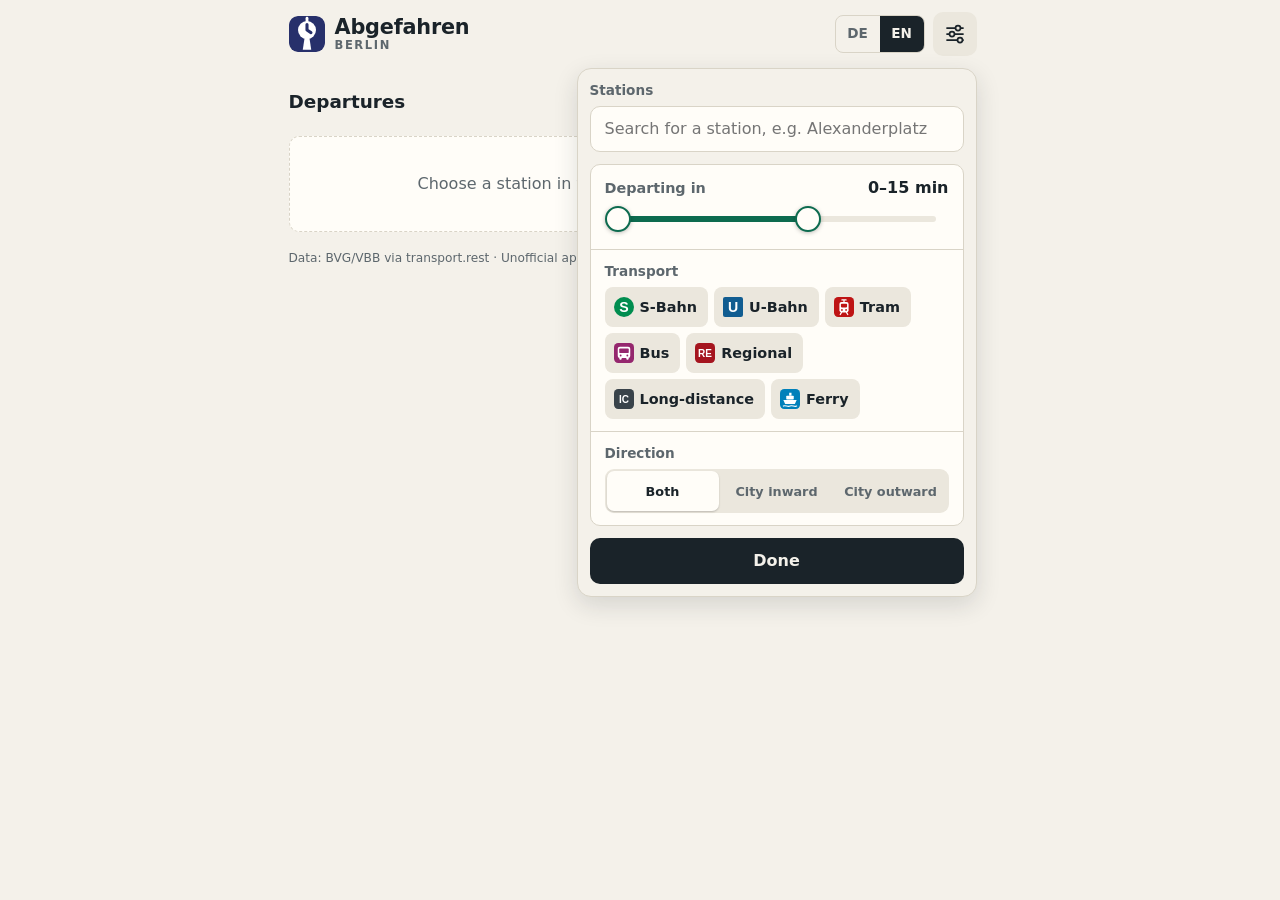
<file: docs/index.html>
<!doctype html>
<html lang="de">
<head>
  <meta charset="utf-8">
  <meta name="viewport" content="width=device-width, initial-scale=1, viewport-fit=cover">
  <title>Abgefahren · Berlin</title>
  <meta name="description" content="Live departures for your Berlin stations.">
  <meta name="theme-color" content="#f4f1ea" media="(prefers-color-scheme: light)">
  <meta name="theme-color" content="#11181d" media="(prefers-color-scheme: dark)">
  <meta name="mobile-web-app-capable" content="yes">
  <meta name="apple-mobile-web-app-capable" content="yes">
  <meta name="apple-mobile-web-app-title" content="Abgefahren">
  <link rel="manifest" href="manifest.webmanifest">
  <link rel="icon" type="image/svg+xml" href="icons/favicon.svg">
  <link rel="icon" type="image/png" sizes="32x32" href="icons/favicon-32.png">
  <link rel="apple-touch-icon" href="icons/apple-touch-icon.png">
  <link rel="stylesheet" href="styles.css">
</head>
<body>
  <div id="pullIndicator" class="pull" aria-hidden="true"></div>
  <header class="topbar">
    <h1 class="brand"><img class="brand-icon" src="icons/favicon.svg" alt="" width="36" height="36"><span class="brand-text"><span class="brand-name">Abgefahren</span> <span class="brand-sub">Berlin</span></span></h1>
    <div class="topbar-actions">
      <div class="lang" role="group" data-i18n-aria="language">
        <button type="button" data-lang="de">DE</button>
        <button type="button" data-lang="en">EN</button>
      </div>
      <button id="settingsToggle" type="button" class="icon-button" aria-controls="settings"
              aria-expanded="false" data-i18n-aria="settings">
        <svg viewBox="0 0 24 24" width="24" height="24" fill="none" stroke="currentColor" stroke-width="1.75" stroke-linecap="round" aria-hidden="true">
          <path d="M4 6h8M18 6h2M4 12h2M12 12h8M4 18h10M20 18h.01"/>
          <circle cx="15" cy="6" r="2.5"/>
          <circle cx="9" cy="12" r="2.5"/>
          <circle cx="17" cy="18" r="2.5"/>
        </svg>
      </button>
    </div>
  </header>

  <main class="layout">
    <aside id="settings" class="controls" hidden>
      <section class="stations">
        <label class="label" for="search" data-i18n="stations"></label>
        <div class="search">
          <input id="search" type="search" autocomplete="off" spellcheck="false"
                 role="combobox" aria-expanded="false" aria-controls="results"
                 data-i18n-placeholder="searchPlaceholder">
          <ul id="results" class="results" hidden></ul>
        </div>
        <ul id="chips" class="chips"></ul>
        <span id="favoritesLabel" class="label label-spaced" data-i18n="favorites" hidden></span>
        <ul id="favorites" class="chips"></ul>
        <span id="walkLabel" class="label label-spaced" data-i18n="walkTime" hidden></span>
        <ul id="walkTimes" class="walk-list"></ul>
      </section>

      <section id="map" class="map" hidden></section>

      <div class="filters">
        <div class="filter-group">
          <div class="slider" role="group" aria-labelledby="timeRangeLabel">
            <span class="label" id="timeRangeLabel" data-i18n="timeRange"></span>
            <output id="timeRangeOut" for="minTime maxTime"></output>
            <div class="range" id="timeRange">
              <div class="range-track"><div class="range-fill"></div></div>
              <input id="minTime" type="range" min="0" max="25" step="1" data-i18n-aria="minTime">
              <input id="maxTime" type="range" min="0" max="25" step="5" data-i18n-aria="maxTime">
            </div>
          </div>
        </div>

        <div class="filter-group">
          <span class="label" id="modesLabel" data-i18n="transport"></span>
          <div id="modes" class="modes" role="group" aria-labelledby="modesLabel"></div>
        </div>

        <div class="filter-group">
          <span class="label" id="dirLabel" data-i18n="direction"></span>
          <div id="directions" class="segments" role="group" aria-labelledby="dirLabel"></div>
          <span class="label label-spaced" id="centreLabel" data-i18n="reference"></span>
          <div id="centres" class="segments" role="group" aria-labelledby="centreLabel"></div>
        </div>
      </div>

      <button id="settingsDone" type="button" class="done" data-i18n="done"></button>
    </aside>

    <section class="board" aria-labelledby="boardTitle">
      <div class="toolbar">
        <div class="status">
          <h2 id="boardTitle"></h2>
          <p id="status"></p>
        </div>
        <button id="refresh" type="button" class="refresh">
          <svg viewBox="0 0 24 24" width="24" height="24" fill="none" stroke="currentColor" stroke-width="1.75" stroke-linecap="round" stroke-linejoin="round" aria-hidden="true">
            <path d="M3.5 12a8.5 8.5 0 0 1 14.5-6l2.5 2.5"/>
            <path d="M20.5 3.5v5h-5"/>
            <path d="M20.5 12a8.5 8.5 0 0 1-14.5 6l-2.5-2.5"/>
            <path d="M3.5 20.5v-5h5"/>
            <g class="refresh-strike">
              <path class="refresh-strike-gap" d="M4 4l16 16"/>
              <path d="M4 4l16 16"/>
            </g>
          </svg>
        </button>
      </div>
      <p id="notice" class="notice" role="status" hidden></p>
      <ol id="departures" class="departures" role="listbox" data-i18n-aria="departures"></ol>
      <p id="empty" class="empty" hidden></p>
      <section id="gone" class="gone" hidden>
        <h3 id="goneLabel" class="label" data-i18n="goneTitle"></h3>
        <ol id="goneList" class="departures" role="listbox" aria-labelledby="goneLabel"></ol>
      </section>
    </section>
  </main>

  <footer class="footer">
    <span data-i18n="credit"></span>
  </footer>

  <script type="module" src="js/app.js"></script>
</body>
</html>
</file>
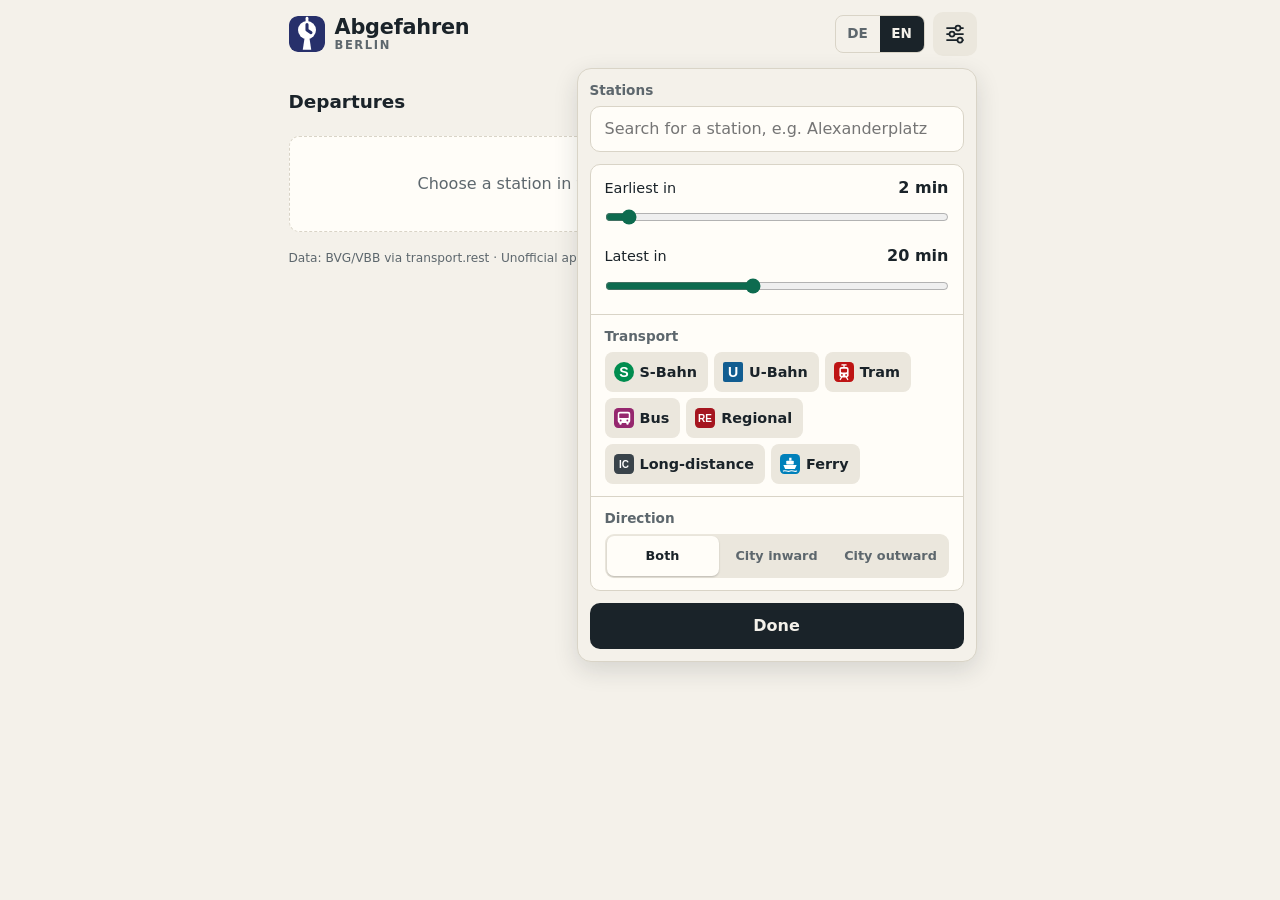
<file: public/index.html>
<!doctype html>
<html lang="de">
<head>
  <meta charset="utf-8">
  <meta name="viewport" content="width=device-width, initial-scale=1, viewport-fit=cover">
  <title>Abgefahren · Berlin</title>
  <meta name="description" content="Live departures for your Berlin stations.">
  <meta name="theme-color" content="#f4f1ea" media="(prefers-color-scheme: light)">
  <meta name="theme-color" content="#11181d" media="(prefers-color-scheme: dark)">
  <meta name="mobile-web-app-capable" content="yes">
  <meta name="apple-mobile-web-app-capable" content="yes">
  <meta name="apple-mobile-web-app-title" content="Abgefahren">
  <link rel="manifest" href="manifest.webmanifest">
  <link rel="icon" type="image/svg+xml" href="icons/favicon.svg">
  <link rel="icon" type="image/png" sizes="32x32" href="icons/favicon-32.png">
  <link rel="apple-touch-icon" href="icons/apple-touch-icon.png">
  <link rel="stylesheet" href="styles.css">
</head>
<body>
  <header class="topbar">
    <h1 class="brand"><img class="brand-icon" src="icons/favicon.svg" alt="" width="36" height="36"><span class="brand-text"><span class="brand-name">Abgefahren</span> <span class="brand-sub">Berlin</span></span></h1>
    <div class="topbar-actions">
      <div class="lang" role="group" data-i18n-aria="language">
        <button type="button" data-lang="de">DE</button>
        <button type="button" data-lang="en">EN</button>
      </div>
      <button id="settingsToggle" type="button" class="icon-button" aria-controls="settings"
              aria-expanded="false" data-i18n-aria="settings">
        <svg viewBox="0 0 24 24" width="24" height="24" fill="none" stroke="currentColor" stroke-width="1.75" stroke-linecap="round" aria-hidden="true">
          <path d="M4 6h8M18 6h2M4 12h2M12 12h8M4 18h10M20 18h.01"/>
          <circle cx="15" cy="6" r="2.5"/>
          <circle cx="9" cy="12" r="2.5"/>
          <circle cx="17" cy="18" r="2.5"/>
        </svg>
      </button>
    </div>
  </header>

  <main class="layout">
    <aside id="settings" class="controls" hidden>
      <section class="stations">
        <label class="label" for="search" data-i18n="stations"></label>
        <div class="search">
          <input id="search" type="search" autocomplete="off" spellcheck="false"
                 role="combobox" aria-expanded="false" aria-controls="results"
                 data-i18n-placeholder="searchPlaceholder">
          <ul id="results" class="results" hidden></ul>
        </div>
        <ul id="chips" class="chips"></ul>
        <span id="favoritesLabel" class="label label-spaced" data-i18n="favorites" hidden></span>
        <ul id="favorites" class="chips"></ul>
        <span id="walkLabel" class="label label-spaced" data-i18n="walkTime" hidden></span>
        <ul id="walkTimes" class="walk-list"></ul>
      </section>

      <section id="map" class="map" hidden></section>

      <div class="filters">
        <div class="filter-group">
          <div class="slider">
            <label for="minTime" data-i18n="minTime"></label>
            <output id="minTimeOut" for="minTime"></output>
            <input id="minTime" type="range" min="0" max="39" step="1">
          </div>
          <div class="slider">
            <label for="maxTime" data-i18n="maxTime"></label>
            <output id="maxTimeOut" for="maxTime"></output>
            <input id="maxTime" type="range" min="5" max="40" step="5">
          </div>
        </div>

        <div class="filter-group">
          <span class="label" id="modesLabel" data-i18n="transport"></span>
          <div id="modes" class="modes" role="group" aria-labelledby="modesLabel"></div>
        </div>

        <div class="filter-group">
          <span class="label" id="dirLabel" data-i18n="direction"></span>
          <div id="directions" class="segments" role="group" aria-labelledby="dirLabel"></div>
          <span class="label label-spaced" id="centreLabel" data-i18n="reference"></span>
          <div id="centres" class="segments" role="group" aria-labelledby="centreLabel"></div>
        </div>
      </div>

      <button id="settingsDone" type="button" class="done" data-i18n="done"></button>
    </aside>

    <section class="board" aria-labelledby="boardTitle">
      <div class="toolbar">
        <div class="status">
          <h2 id="boardTitle"></h2>
          <p id="status"></p>
        </div>
        <button id="refresh" type="button" class="refresh">
          <svg viewBox="0 0 24 24" width="24" height="24" fill="none" stroke="currentColor" stroke-width="1.75" stroke-linecap="round" stroke-linejoin="round" aria-hidden="true">
            <path d="M3.5 12a8.5 8.5 0 0 1 14.5-6l2.5 2.5"/>
            <path d="M20.5 3.5v5h-5"/>
            <path d="M20.5 12a8.5 8.5 0 0 1-14.5 6l-2.5-2.5"/>
            <path d="M3.5 20.5v-5h5"/>
            <g class="refresh-strike">
              <path class="refresh-strike-gap" d="M4 4l16 16"/>
              <path d="M4 4l16 16"/>
            </g>
          </svg>
        </button>
      </div>
      <p id="notice" class="notice" role="status" hidden></p>
      <ol id="departures" class="departures"></ol>
      <p id="empty" class="empty" hidden></p>
    </section>
  </main>

  <footer class="footer">
    <span data-i18n="credit"></span>
  </footer>

  <script type="module" src="js/app.js"></script>
</body>
</html>
</file>
<file: docs/styles.css>
:root {
  color-scheme: light dark;
  --bg: #f4f1ea;
  --surface: #fffdf8;
  --surface-2: #ebe7dd;
  --text: #1a2329;
  --muted: #5d676d;
  --line: #d9d4c7;
  --accent: #0d6b4f;
  --accent-text: #ffffff;
  --warn: #b3401a;
  --warn-bg: #f9e6dc;
  --ok: #0d6b4f;
  --pin: #c9281e;
  --star: #b7791f;
  --flash: #cdeedd;
  --selected: #e2f1e9;
  --reach-ok: #1f8a4c;
  --reach-soon: #e8b400;
  --reach-now: #f07d1a;
  --reach-late: #d33a2c;
  --shadow: 0 8px 24px rgb(26 35 41 / 0.14);
}

@media (prefers-color-scheme: dark) {
  :root {
    --bg: #11181d;
    --surface: #1a2329;
    --surface-2: #26323a;
    --text: #edf0ee;
    --muted: #a2adb2;
    --line: #2f3c44;
    --accent: #4cc79c;
    --accent-text: #08261c;
    --warn: #ff9d78;
    --warn-bg: #3b231a;
    --ok: #6fd6b1;
    --star: #ffc83d;
    --flash: #23584a;
    --selected: #1d3a31;
    --shadow: 0 8px 24px rgb(0 0 0 / 0.45);
  }
}

* { box-sizing: border-box; }
[hidden] { display: none !important; }

/* The reserved scrollbar space keeps the layout still when the page height changes. */
html { -webkit-text-size-adjust: 100%; scrollbar-gutter: stable; }

body {
  margin: 0;
  background: var(--bg);
  color: var(--text);
  font: 16px/1.4 system-ui, -apple-system, "Segoe UI", Roboto, "Helvetica Neue", sans-serif;
  padding-bottom: env(safe-area-inset-bottom);
}

button, input { font: inherit; color: inherit; }
button { cursor: pointer; }
button:disabled { cursor: default; }
:focus-visible { outline: 2px solid var(--accent); outline-offset: 2px; }
h1, h2, p, ul, ol { margin: 0; padding: 0; }
ul, ol { list-style: none; }

/* ---------- Top bar ---------- */

.topbar {
  display: flex;
  align-items: center;
  justify-content: space-between;
  max-width: 720px;
  margin: 0 auto;
  padding: calc(12px + var(--top-extra) + env(safe-area-inset-top)) 16px 12px;
}

/* As an installed app there is no browser bar above the page, so the top gets a
   little more room below the clock and status icons. */
:root { --top-extra: 0px; }
@media (display-mode: standalone) {
  :root { --top-extra: 14px; }
}

/* Covers the strip behind the status bar, so scrolled content doesn't show
   through under the clock. Its height is 0 where there is no such strip. */
body::before {
  content: "";
  position: fixed;
  z-index: 35;
  top: 0;
  right: 0;
  left: 0;
  height: env(safe-area-inset-top);
  background: var(--bg);
}
.brand {
  display: flex;
  align-items: center;
  gap: 10px;
  margin: 0;
}
.brand-icon {
  flex: none;
  width: 36px;
  height: 36px;
  border-radius: 9px;
}
.brand-text { display: flex; flex-direction: column; line-height: 1.05; }
.brand-name { font-size: 1.3rem; font-weight: 750; letter-spacing: -0.01em; }
.brand-sub {
  font-size: 0.72rem;
  font-weight: 600;
  letter-spacing: 0.14em;
  text-transform: uppercase;
  color: var(--muted);
}

.topbar-actions { display: flex; align-items: center; gap: 8px; }
.lang { display: flex; border: 1px solid var(--line); border-radius: 8px; overflow: hidden; }
.lang button {
  min-width: 44px;
  min-height: 36px;
  border: 0;
  background: transparent;
  font-size: 0.85rem;
  font-weight: 600;
  color: var(--muted);
}
.lang button[aria-pressed="true"] { background: var(--text); color: var(--bg); }

.icon-button {
  display: grid;
  place-items: center;
  width: 44px;
  height: 44px;
  background: transparent;
  border: 0;
  border-radius: 10px;
  color: var(--muted);
}
.icon-button[aria-expanded="true"] { background: var(--surface-2); color: var(--text); }

/* ---------- Layout ---------- */

.layout {
  position: relative;
  max-width: 720px;
  margin: 0 auto;
  padding: 0 16px;
}
.board { min-width: 0; }

/* The settings lie over the departures, so nothing moves when they open. */
.controls {
  position: absolute;
  z-index: 30;
  top: 0;
  right: 16px;
  left: 16px;
  display: flex;
  flex-direction: column;
  gap: 12px;
  padding: 12px;
  background: var(--bg);
  border: 1px solid var(--line);
  border-radius: 14px;
  box-shadow: var(--shadow);
}
@media (min-width: 600px) {
  .controls { left: auto; width: 400px; }
}

.done {
  min-height: 46px;
  background: var(--text);
  border: 0;
  border-radius: 10px;
  color: var(--bg);
  font-weight: 650;
}

.label { display: block; margin-bottom: 6px; font-size: 0.85rem; font-weight: 600; color: var(--muted); }
.label-spaced { margin-top: 12px; }

/* ---------- Search and chips ---------- */

.search { position: relative; }
#search {
  width: 100%;
  min-height: 46px;
  padding: 0 14px;
  background: var(--surface);
  border: 1px solid var(--line);
  border-radius: 10px;
}
.results {
  position: absolute;
  z-index: 20;
  top: calc(100% + 4px);
  left: 0;
  right: 0;
  max-height: 340px;
  overflow-y: auto;
  background: var(--surface);
  border: 1px solid var(--line);
  border-radius: 10px;
  box-shadow: var(--shadow);
}
.result {
  display: flex;
  align-items: center;
  justify-content: space-between;
  gap: 12px;
  width: 100%;
  min-height: 46px;
  padding: 8px 12px;
  border: 0;
  background: transparent;
  text-align: left;
}
.result:hover, .result:focus-visible { background: var(--surface-2); outline-offset: -2px; }
.result-modes { display: flex; flex-shrink: 0; gap: 3px; }
.result-message { padding: 12px; color: var(--muted); }

.chips { display: flex; flex-wrap: wrap; gap: 6px; margin-top: 8px; }
.chips:empty { display: none; }
.chip-favorite { background: transparent; box-shadow: inset 0 0 0 1px var(--line); }
#favorites { margin-top: 0; }
.chip-star {
  display: grid;
  flex-shrink: 0;
  place-items: center;
  width: 36px;
  height: 36px;
  padding: 0;
  background: transparent;
  border: 0;
  color: var(--muted);
}
.star-icon { display: inline-flex; }
.star-icon svg { fill: none; }
.chip-star[aria-pressed="true"] { color: var(--star); }
.chip-star[aria-pressed="true"] svg { fill: currentColor; }
.chip-show {
  min-width: 0;
  min-height: 36px;
  padding: 0 12px 0 0;
  overflow: hidden;
  background: transparent;
  border: 0;
  font-weight: 550;
  text-align: left;
  white-space: nowrap;
  text-overflow: ellipsis;
}
.chip {
  display: flex;
  align-items: center;
  max-width: 100%;
  background: var(--surface-2);
  border-radius: 8px;
  font-size: 0.92rem;
  font-weight: 550;
}
.chip-name { overflow: hidden; white-space: nowrap; text-overflow: ellipsis; }
.chip-remove {
  flex-shrink: 0;
  width: 36px;
  height: 36px;
  border: 0;
  background: transparent;
  color: var(--muted);
  font-size: 1.15rem;
  line-height: 1;
}
.chip-remove:hover { color: var(--text); }

/* ---------- Minimap ---------- */

.map {
  position: relative;
  height: 160px;
  overflow: hidden;
  background: var(--surface-2);
  border: 1px solid var(--line);
  border-radius: 10px;
  isolation: isolate;
}

.map-tiles img {
  position: absolute;
  top: 0;
  left: 0;
  width: 256px;
  height: 256px;
  user-select: none;
}
/* OpenStreetMap only offers light tiles. Inverting them and rotating the hues
   back gives a dark map on which water stays blue and parks stay green. */
@media (prefers-color-scheme: dark) {
  .map-tiles { filter: invert(1) hue-rotate(180deg) brightness(0.95) contrast(0.9); }
}

.map-markers { position: absolute; inset: 0; pointer-events: none; }
.map-marker { position: absolute; top: 0; left: 0; width: 0; height: 0; }
.map-pin {
  position: absolute;
  left: -7px;
  top: -7px;
  width: 14px;
  height: 14px;
  background: var(--pin);
  border: 2.5px solid #fff;
  border-radius: 50%;
  box-shadow: 0 1px 4px rgb(0 0 0 / 0.5);
}
.map-label {
  position: absolute;
  left: 12px;
  top: -11px;
  max-width: 150px;
  padding: 1px 6px;
  overflow: hidden;
  background: rgb(255 255 255 / 0.92);
  border-radius: 4px;
  color: #1a2329;
  font-size: 0.74rem;
  font-weight: 650;
  white-space: nowrap;
  text-overflow: ellipsis;
}
.map-controls { position: absolute; top: 6px; right: 6px; display: flex; flex-direction: column; gap: 4px; }
.map-zoom, .map-open {
  display: grid;
  place-items: center;
  width: 32px;
  height: 32px;
  background: rgb(255 255 255 / 0.94);
  border: 1px solid rgb(0 0 0 / 0.2);
  border-radius: 6px;
  color: #1a2329;
  font-size: 1.05rem;
  font-weight: 600;
  text-decoration: none;
}
.map-zoom:disabled { color: #9aa2a6; }
.map-credit {
  position: absolute;
  right: 0;
  bottom: 0;
  padding: 1px 5px;
  background: rgb(255 255 255 / 0.85);
  color: #1a2329;
  font-size: 0.68rem;
}
@media (prefers-color-scheme: dark) {
  .map-label, .map-zoom, .map-open, .map-credit {
    background: rgb(26 35 41 / 0.92);
    border-color: rgb(255 255 255 / 0.18);
    color: #edf0ee;
  }
  .map-zoom:disabled { color: #66727a; }
}

/* ---------- Filters ---------- */

.filters { background: var(--surface); border: 1px solid var(--line); border-radius: 10px; }
.filter-group { padding: 12px 14px; }
.filter-group + .filter-group { border-top: 1px solid var(--line); }

.slider {
  display: grid;
  grid-template-columns: 1fr auto;
  align-items: baseline;
  gap: 2px 8px;
}
.slider .label { margin: 0; font-size: 0.9rem; }
.slider output { font-weight: 700; font-variant-numeric: tabular-nums; }

/* One track with two handles: two range inputs on top of each other. Only the
   handles take touches, so each one can be grabbed through the other input. */
.range {
  --thumb: 26px;
  position: relative;
  grid-column: 1 / -1;
  height: 36px;
}
.range-track {
  position: absolute;
  top: 50%;
  right: calc(var(--thumb) / 2);
  left: calc(var(--thumb) / 2);
  height: 6px;
  background: var(--surface-2);
  border-radius: 3px;
  transform: translateY(-50%);
}
.range-fill {
  position: absolute;
  top: 0;
  bottom: 0;
  left: calc(var(--from) * 100%);
  width: calc((var(--to) - var(--from)) * 100%);
  background: var(--accent);
  border-radius: 3px;
}
.range input {
  position: absolute;
  inset: 0;
  width: 100%;
  height: 100%;
  margin: 0;
  background: transparent;
  pointer-events: none;
  -webkit-appearance: none;
  appearance: none;
}
.range input:focus-visible { outline: none; }
.range input.is-front { z-index: 1; }
.range input::-webkit-slider-runnable-track { height: 100%; background: transparent; border: 0; }
.range input::-moz-range-track { height: 100%; background: transparent; border: 0; }
.range input::-webkit-slider-thumb {
  width: var(--thumb);
  height: var(--thumb);
  margin-top: calc((36px - var(--thumb)) / 2);
  background: var(--surface);
  border: 2px solid var(--accent);
  border-radius: 50%;
  box-shadow: 0 1px 4px rgb(0 0 0 / 0.25);
  cursor: grab;
  pointer-events: auto;
  -webkit-appearance: none;
  appearance: none;
}
.range input::-moz-range-thumb {
  width: var(--thumb);
  height: var(--thumb);
  box-sizing: border-box;
  background: var(--surface);
  border: 2px solid var(--accent);
  border-radius: 50%;
  box-shadow: 0 1px 4px rgb(0 0 0 / 0.25);
  cursor: grab;
  pointer-events: auto;
}
.range input:focus-visible::-webkit-slider-thumb { outline: 2px solid var(--accent); outline-offset: 2px; }
.range input:focus-visible::-moz-range-thumb { outline: 2px solid var(--accent); outline-offset: 2px; }

.modes { display: flex; flex-wrap: wrap; gap: 6px; }
.mode-icon { display: inline-flex; flex-shrink: 0; }
.mode {
  display: inline-flex;
  align-items: center;
  gap: 6px;
  min-height: 40px;
  padding: 0 10px 0 8px;
  background: transparent;
  border: 1.5px solid var(--line);
  border-radius: 8px;
  color: var(--muted);
  font-size: 0.9rem;
  font-weight: 600;
}
.mode .mode-icon { filter: grayscale(1); opacity: 0.45; }
.mode[aria-pressed="true"] { background: var(--surface-2); border-color: transparent; color: var(--text); }
.mode[aria-pressed="true"] .mode-icon { filter: none; opacity: 1; }

.segments { display: grid; grid-auto-flow: column; grid-auto-columns: minmax(0, 1fr); gap: 2px; padding: 2px; background: var(--surface-2); border-radius: 9px; }
.segment {
  min-height: 40px;
  padding: 2px;
  background: transparent;
  border: 0;
  border-radius: 7px;
  color: var(--muted);
  font-size: clamp(0.72rem, 3.3vw, 0.86rem);
  font-weight: 600;
}
@media (min-width: 600px) { .segment { font-size: 0.8rem; } }
.segment-icon { display: flex; flex-direction: column; align-items: center; justify-content: center; gap: 2px; min-height: 58px; }
.segment[aria-pressed="true"] { background: var(--surface); color: var(--text); box-shadow: 0 1px 2px rgb(0 0 0 / 0.2); }

/* ---------- Board ---------- */

.toolbar {
  position: sticky;
  z-index: 10;
  top: env(safe-area-inset-top);
  display: flex;
  align-items: center;
  justify-content: space-between;
  gap: 12px;
  padding: 10px 0;
  background: var(--bg);
}
.status { min-width: 0; }
.status h2 { overflow: hidden; font-size: 1.15rem; font-weight: 700; white-space: nowrap; text-overflow: ellipsis; }
#status { color: var(--muted); font-size: 0.8rem; font-variant-numeric: tabular-nums; }

.refresh {
  display: grid;
  flex-shrink: 0;
  place-items: center;
  width: 48px;
  height: 48px;
  padding: 0;
  background: transparent;
  border: 0;
  border-radius: 10px;
  color: var(--accent);
}
.refresh-strike { display: none; }
.refresh-strike-gap { stroke: var(--bg); stroke-width: 4.5; }
.refresh.is-waiting { color: var(--muted); }
.refresh.is-waiting .refresh-strike { display: inline; }
.refresh:disabled { color: var(--muted); opacity: 0.55; }
.refresh.is-loading svg { animation: spin 1s linear infinite; }
@keyframes spin { to { transform: rotate(360deg); } }
@media (prefers-reduced-motion: reduce) { .refresh.is-loading svg { animation: none; } }

/* ---------- Pull to refresh ---------- */

/* Keeps the browser's own pull-to-reload from reloading the whole page. */
html { overscroll-behavior-y: contain; }

.pull {
  position: fixed;
  top: calc(env(safe-area-inset-top) + var(--top-extra));
  left: 50%;
  z-index: 40;
  display: grid;
  place-items: center;
  width: 44px;
  height: 44px;
  background: var(--surface);
  border: 1px solid var(--line);
  border-radius: 50%;
  box-shadow: var(--shadow);
  color: var(--muted);
  opacity: 0;
  pointer-events: none;
  transform: translate(-50%, -64px);
  transition: transform 0.3s ease, opacity 0.3s ease;
}
.pull svg { transform: rotate(var(--turn, 0deg)); }
.pull .refresh-strike { display: none; }
.pull .refresh-strike-gap { stroke: var(--surface); }
.pull.is-ready, .pull.is-loading { color: var(--accent); }
.pull.is-blocked { color: var(--muted); }
.pull.is-blocked svg { transform: none; }
.pull.is-blocked .refresh-strike { display: inline; }
.pull.is-loading svg { animation: spin 1s linear infinite; }
.pull.is-shaking svg { animation: shake 0.5s ease; }
@keyframes shake {
  20% { transform: translateX(-5px); }
  40% { transform: translateX(5px); }
  60% { transform: translateX(-3px); }
  80% { transform: translateX(3px); }
}
@media (prefers-reduced-motion: reduce) {
  .pull { transition: opacity 0.2s; }
  .pull.is-loading svg, .pull.is-shaking svg { animation: none; }
}

.notice {
  margin-bottom: 10px;
  padding: 10px 12px;
  background: var(--warn-bg);
  border-radius: 8px;
  color: var(--warn);
  font-size: 0.9rem;
}

.departures { position: relative; background: var(--surface); border: 1px solid var(--line); border-radius: 10px; overflow: hidden; }
.departures:empty { display: none; }
.departure.is-leaving { position: absolute; z-index: 0; right: 0; left: 0; pointer-events: none; }
.departure {
  position: relative;
  z-index: 1;
  background: var(--surface);
  display: grid;
  grid-template-columns: 82px minmax(0, 1fr) auto;
  align-items: center;
  gap: 10px;
  padding: 10px 12px;
}
.departure + .departure, .more-rows { border-top: 1px solid var(--line); }
.departure[data-key] { cursor: pointer; -webkit-tap-highlight-color: transparent; }
.departure:focus-visible { outline-offset: -2px; }

/* The selected connection: tinted, with a frame. The frame is an outline so it
   can sit on top of the leave-time stripe. */
.departure.is-selected {
  z-index: 2;
  background: var(--selected);
  outline: 2px solid var(--accent);
  outline-offset: -2px;
}

.gone { margin-top: 18px; }
.gone .label { margin: 0 0 6px; }
.departure.is-gone :is(.departure-line, .departure-main, .departure-when) { opacity: 0.65; }

.departure-line { display: flex; align-items: center; gap: 5px; min-width: 0; }
.line {
  flex: 1;
  min-width: 0;
  padding: 2px 3px;
  overflow: hidden;
  border-radius: 4px;
  font-size: 0.8rem;
  font-weight: 750;
  line-height: 1.3;
  text-align: center;
  white-space: nowrap;
  text-overflow: ellipsis;
}
.line-suburban { border-radius: 999px; }
.line-subway { border-radius: 2px; }

.departure-main, .departure-when { display: flex; flex-direction: column; min-width: 0; }
.departure-direction { overflow: hidden; font-weight: 600; white-space: nowrap; text-overflow: ellipsis; }
.departure-details { color: var(--muted); font-size: 0.8rem; }
.departure-when { align-items: flex-end; font-variant-numeric: tabular-nums; white-space: nowrap; }
.departure-relative { font-size: 1.05rem; font-weight: 750; }
.departure-clock { color: var(--muted); font-size: 0.8rem; }
.delay { color: var(--warn); font-weight: 700; }
.early { color: var(--ok); font-weight: 700; }

.is-cancelled .departure-direction, .is-cancelled .departure-clock { text-decoration: line-through; color: var(--muted); }
.is-cancelled .departure-line { opacity: 0.5; }
.is-cancelled .departure-relative { color: var(--warn); font-size: 0.9rem; }

.more-rows { padding: 12px; color: var(--muted); font-size: 0.85rem; text-align: center; }

/* ---------- Leave time ---------- */

.reach-ok { box-shadow: inset 4px 0 0 var(--reach-ok); }
.reach-soon { box-shadow: inset 4px 0 0 var(--reach-soon); }
.reach-now { box-shadow: inset 4px 0 0 var(--reach-now); }
.reach-late { box-shadow: inset 4px 0 0 var(--reach-late); }
.reach-late :is(.departure-line, .departure-direction, .departure-when) { opacity: 0.5; }

.leave {
  display: inline-block;
  margin-right: 6px;
  padding: 0 6px;
  border-radius: 4px;
  font-size: 0.74rem;
  font-weight: 700;
  line-height: 1.5;
  white-space: nowrap;
}
.leave-ok { background: var(--reach-ok); color: #fff; }
.leave-soon { background: var(--reach-soon); color: #2b2100; }
.leave-now { background: var(--reach-now); color: #2b1400; }
.leave-late { background: var(--reach-late); color: #fff; }

.walk-list { display: flex; flex-direction: column; gap: 6px; }
.walk-list:empty { display: none; }
.walk-row { display: grid; grid-template-columns: 1fr auto; align-items: baseline; gap: 0 8px; }
.walk-name { min-width: 0; overflow: hidden; font-size: 0.9rem; white-space: nowrap; text-overflow: ellipsis; }
.walk-value { font-weight: 700; font-variant-numeric: tabular-nums; }

.empty {
  padding: 36px 20px;
  background: var(--surface);
  border: 1px dashed var(--line);
  border-radius: 10px;
  color: var(--muted);
  text-align: center;
}

.footer {
  max-width: 720px;
  margin: 0 auto;
  padding: 18px 16px 24px;
  color: var(--muted);
  font-size: 0.76rem;
}
</file>
<file: public/styles.css>
:root {
  color-scheme: light dark;
  --bg: #f4f1ea;
  --surface: #fffdf8;
  --surface-2: #ebe7dd;
  --text: #1a2329;
  --muted: #5d676d;
  --line: #d9d4c7;
  --accent: #0d6b4f;
  --accent-text: #ffffff;
  --warn: #b3401a;
  --warn-bg: #f9e6dc;
  --ok: #0d6b4f;
  --pin: #c9281e;
  --star: #b7791f;
  --flash: #cdeedd;
  --reach-ok: #1f8a4c;
  --reach-soon: #e8b400;
  --reach-now: #f07d1a;
  --reach-late: #d33a2c;
  --shadow: 0 8px 24px rgb(26 35 41 / 0.14);
}

@media (prefers-color-scheme: dark) {
  :root {
    --bg: #11181d;
    --surface: #1a2329;
    --surface-2: #26323a;
    --text: #edf0ee;
    --muted: #a2adb2;
    --line: #2f3c44;
    --accent: #4cc79c;
    --accent-text: #08261c;
    --warn: #ff9d78;
    --warn-bg: #3b231a;
    --ok: #6fd6b1;
    --star: #ffc83d;
    --flash: #23584a;
    --shadow: 0 8px 24px rgb(0 0 0 / 0.45);
  }
}

* { box-sizing: border-box; }
[hidden] { display: none !important; }

/* The reserved scrollbar space keeps the layout still when the page height changes. */
html { -webkit-text-size-adjust: 100%; scrollbar-gutter: stable; }

body {
  margin: 0;
  background: var(--bg);
  color: var(--text);
  font: 16px/1.4 system-ui, -apple-system, "Segoe UI", Roboto, "Helvetica Neue", sans-serif;
  padding-bottom: env(safe-area-inset-bottom);
}

button, input { font: inherit; color: inherit; }
button { cursor: pointer; }
button:disabled { cursor: default; }
:focus-visible { outline: 2px solid var(--accent); outline-offset: 2px; }
h1, h2, p, ul, ol { margin: 0; padding: 0; }
ul, ol { list-style: none; }

/* ---------- Top bar ---------- */

.topbar {
  display: flex;
  align-items: center;
  justify-content: space-between;
  max-width: 720px;
  margin: 0 auto;
  padding: calc(12px + env(safe-area-inset-top)) 16px 12px;
}
.brand {
  display: flex;
  align-items: center;
  gap: 10px;
  margin: 0;
}
.brand-icon {
  flex: none;
  width: 36px;
  height: 36px;
  border-radius: 9px;
}
.brand-text { display: flex; flex-direction: column; line-height: 1.05; }
.brand-name { font-size: 1.3rem; font-weight: 750; letter-spacing: -0.01em; }
.brand-sub {
  font-size: 0.72rem;
  font-weight: 600;
  letter-spacing: 0.14em;
  text-transform: uppercase;
  color: var(--muted);
}

.topbar-actions { display: flex; align-items: center; gap: 8px; }
.lang { display: flex; border: 1px solid var(--line); border-radius: 8px; overflow: hidden; }
.lang button {
  min-width: 44px;
  min-height: 36px;
  border: 0;
  background: transparent;
  font-size: 0.85rem;
  font-weight: 600;
  color: var(--muted);
}
.lang button[aria-pressed="true"] { background: var(--text); color: var(--bg); }

.icon-button {
  display: grid;
  place-items: center;
  width: 44px;
  height: 44px;
  background: transparent;
  border: 0;
  border-radius: 10px;
  color: var(--muted);
}
.icon-button[aria-expanded="true"] { background: var(--surface-2); color: var(--text); }

/* ---------- Layout ---------- */

.layout {
  position: relative;
  max-width: 720px;
  margin: 0 auto;
  padding: 0 16px;
}
.board { min-width: 0; }

/* The settings lie over the departures, so nothing moves when they open. */
.controls {
  position: absolute;
  z-index: 30;
  top: 0;
  right: 16px;
  left: 16px;
  display: flex;
  flex-direction: column;
  gap: 12px;
  padding: 12px;
  background: var(--bg);
  border: 1px solid var(--line);
  border-radius: 14px;
  box-shadow: var(--shadow);
}
@media (min-width: 600px) {
  .controls { left: auto; width: 400px; }
}

.done {
  min-height: 46px;
  background: var(--text);
  border: 0;
  border-radius: 10px;
  color: var(--bg);
  font-weight: 650;
}

.label { display: block; margin-bottom: 6px; font-size: 0.85rem; font-weight: 600; color: var(--muted); }
.label-spaced { margin-top: 12px; }

/* ---------- Search and chips ---------- */

.search { position: relative; }
#search {
  width: 100%;
  min-height: 46px;
  padding: 0 14px;
  background: var(--surface);
  border: 1px solid var(--line);
  border-radius: 10px;
}
.results {
  position: absolute;
  z-index: 20;
  top: calc(100% + 4px);
  left: 0;
  right: 0;
  max-height: 340px;
  overflow-y: auto;
  background: var(--surface);
  border: 1px solid var(--line);
  border-radius: 10px;
  box-shadow: var(--shadow);
}
.result {
  display: flex;
  align-items: center;
  justify-content: space-between;
  gap: 12px;
  width: 100%;
  min-height: 46px;
  padding: 8px 12px;
  border: 0;
  background: transparent;
  text-align: left;
}
.result:hover, .result:focus-visible { background: var(--surface-2); outline-offset: -2px; }
.result-modes { display: flex; flex-shrink: 0; gap: 3px; }
.result-message { padding: 12px; color: var(--muted); }

.chips { display: flex; flex-wrap: wrap; gap: 6px; margin-top: 8px; }
.chips:empty { display: none; }
.chip-favorite { background: transparent; box-shadow: inset 0 0 0 1px var(--line); }
#favorites { margin-top: 0; }
.chip-star {
  display: grid;
  flex-shrink: 0;
  place-items: center;
  width: 36px;
  height: 36px;
  padding: 0;
  background: transparent;
  border: 0;
  color: var(--muted);
}
.star-icon { display: inline-flex; }
.star-icon svg { fill: none; }
.chip-star[aria-pressed="true"] { color: var(--star); }
.chip-star[aria-pressed="true"] svg { fill: currentColor; }
.chip-show {
  min-width: 0;
  min-height: 36px;
  padding: 0 12px 0 0;
  overflow: hidden;
  background: transparent;
  border: 0;
  font-weight: 550;
  text-align: left;
  white-space: nowrap;
  text-overflow: ellipsis;
}
.chip {
  display: flex;
  align-items: center;
  max-width: 100%;
  background: var(--surface-2);
  border-radius: 8px;
  font-size: 0.92rem;
  font-weight: 550;
}
.chip-name { overflow: hidden; white-space: nowrap; text-overflow: ellipsis; }
.chip-remove {
  flex-shrink: 0;
  width: 36px;
  height: 36px;
  border: 0;
  background: transparent;
  color: var(--muted);
  font-size: 1.15rem;
  line-height: 1;
}
.chip-remove:hover { color: var(--text); }

/* ---------- Minimap ---------- */

.map {
  position: relative;
  height: 160px;
  overflow: hidden;
  background: var(--surface-2);
  border: 1px solid var(--line);
  border-radius: 10px;
  isolation: isolate;
}

.map-tiles img {
  position: absolute;
  top: 0;
  left: 0;
  width: 256px;
  height: 256px;
  user-select: none;
}
/* OpenStreetMap only offers light tiles. Inverting them and rotating the hues
   back gives a dark map on which water stays blue and parks stay green. */
@media (prefers-color-scheme: dark) {
  .map-tiles { filter: invert(1) hue-rotate(180deg) brightness(0.95) contrast(0.9); }
}

.map-markers { position: absolute; inset: 0; pointer-events: none; }
.map-marker { position: absolute; top: 0; left: 0; width: 0; height: 0; }
.map-pin {
  position: absolute;
  left: -7px;
  top: -7px;
  width: 14px;
  height: 14px;
  background: var(--pin);
  border: 2.5px solid #fff;
  border-radius: 50%;
  box-shadow: 0 1px 4px rgb(0 0 0 / 0.5);
}
.map-label {
  position: absolute;
  left: 12px;
  top: -11px;
  max-width: 150px;
  padding: 1px 6px;
  overflow: hidden;
  background: rgb(255 255 255 / 0.92);
  border-radius: 4px;
  color: #1a2329;
  font-size: 0.74rem;
  font-weight: 650;
  white-space: nowrap;
  text-overflow: ellipsis;
}
.map-controls { position: absolute; top: 6px; right: 6px; display: flex; flex-direction: column; gap: 4px; }
.map-zoom, .map-open {
  display: grid;
  place-items: center;
  width: 32px;
  height: 32px;
  background: rgb(255 255 255 / 0.94);
  border: 1px solid rgb(0 0 0 / 0.2);
  border-radius: 6px;
  color: #1a2329;
  font-size: 1.05rem;
  font-weight: 600;
  text-decoration: none;
}
.map-zoom:disabled { color: #9aa2a6; }
.map-credit {
  position: absolute;
  right: 0;
  bottom: 0;
  padding: 1px 5px;
  background: rgb(255 255 255 / 0.85);
  color: #1a2329;
  font-size: 0.68rem;
}
@media (prefers-color-scheme: dark) {
  .map-label, .map-zoom, .map-open, .map-credit {
    background: rgb(26 35 41 / 0.92);
    border-color: rgb(255 255 255 / 0.18);
    color: #edf0ee;
  }
  .map-zoom:disabled { color: #66727a; }
}

/* ---------- Filters ---------- */

.filters { background: var(--surface); border: 1px solid var(--line); border-radius: 10px; }
.filter-group { padding: 12px 14px; }
.filter-group + .filter-group { border-top: 1px solid var(--line); }

.slider {
  display: grid;
  grid-template-columns: 1fr auto;
  align-items: baseline;
  gap: 2px 8px;
}
.slider + .slider { margin-top: 12px; }
.slider label { font-size: 0.9rem; }
.slider output { font-weight: 700; font-variant-numeric: tabular-nums; }
.slider input {
  grid-column: 1 / -1;
  width: 100%;
  height: 32px;
  margin: 0;
  accent-color: var(--accent);
}

.modes { display: flex; flex-wrap: wrap; gap: 6px; }
.mode-icon { display: inline-flex; flex-shrink: 0; }
.mode {
  display: inline-flex;
  align-items: center;
  gap: 6px;
  min-height: 40px;
  padding: 0 10px 0 8px;
  background: transparent;
  border: 1.5px solid var(--line);
  border-radius: 8px;
  color: var(--muted);
  font-size: 0.9rem;
  font-weight: 600;
}
.mode .mode-icon { filter: grayscale(1); opacity: 0.45; }
.mode[aria-pressed="true"] { background: var(--surface-2); border-color: transparent; color: var(--text); }
.mode[aria-pressed="true"] .mode-icon { filter: none; opacity: 1; }

.segments { display: grid; grid-auto-flow: column; grid-auto-columns: minmax(0, 1fr); gap: 2px; padding: 2px; background: var(--surface-2); border-radius: 9px; }
.segment {
  min-height: 40px;
  padding: 2px;
  background: transparent;
  border: 0;
  border-radius: 7px;
  color: var(--muted);
  font-size: clamp(0.72rem, 3.3vw, 0.86rem);
  font-weight: 600;
}
@media (min-width: 600px) { .segment { font-size: 0.8rem; } }
.segment-icon { display: flex; flex-direction: column; align-items: center; justify-content: center; gap: 2px; min-height: 58px; }
.segment[aria-pressed="true"] { background: var(--surface); color: var(--text); box-shadow: 0 1px 2px rgb(0 0 0 / 0.2); }

/* ---------- Board ---------- */

.toolbar {
  position: sticky;
  z-index: 10;
  top: 0;
  display: flex;
  align-items: center;
  justify-content: space-between;
  gap: 12px;
  padding: 10px 0;
  background: var(--bg);
}
.status { min-width: 0; }
.status h2 { overflow: hidden; font-size: 1.15rem; font-weight: 700; white-space: nowrap; text-overflow: ellipsis; }
#status { color: var(--muted); font-size: 0.8rem; font-variant-numeric: tabular-nums; }

.refresh {
  display: grid;
  flex-shrink: 0;
  place-items: center;
  width: 48px;
  height: 48px;
  padding: 0;
  background: transparent;
  border: 0;
  border-radius: 10px;
  color: var(--accent);
}
.refresh-strike { display: none; }
.refresh-strike-gap { stroke: var(--bg); stroke-width: 4.5; }
.refresh.is-waiting { color: var(--muted); }
.refresh.is-waiting .refresh-strike { display: inline; }
.refresh:disabled { color: var(--muted); opacity: 0.55; }
.refresh.is-loading svg { animation: spin 1s linear infinite; }
@keyframes spin { to { transform: rotate(360deg); } }
@media (prefers-reduced-motion: reduce) { .refresh.is-loading svg { animation: none; } }

.notice {
  margin-bottom: 10px;
  padding: 10px 12px;
  background: var(--warn-bg);
  border-radius: 8px;
  color: var(--warn);
  font-size: 0.9rem;
}

.departures { position: relative; background: var(--surface); border: 1px solid var(--line); border-radius: 10px; overflow: hidden; }
.departures:empty { display: none; }
.departure.is-leaving { position: absolute; z-index: 0; right: 0; left: 0; pointer-events: none; }
.departure {
  position: relative;
  z-index: 1;
  background: var(--surface);
  display: grid;
  grid-template-columns: 82px minmax(0, 1fr) auto;
  align-items: center;
  gap: 10px;
  padding: 10px 12px;
}
.departure + .departure, .more-rows { border-top: 1px solid var(--line); }

.departure-line { display: flex; align-items: center; gap: 5px; min-width: 0; }
.line {
  flex: 1;
  min-width: 0;
  padding: 2px 3px;
  overflow: hidden;
  border-radius: 4px;
  font-size: 0.8rem;
  font-weight: 750;
  line-height: 1.3;
  text-align: center;
  white-space: nowrap;
  text-overflow: ellipsis;
}
.line-suburban { border-radius: 999px; }
.line-subway { border-radius: 2px; }

.departure-main, .departure-when { display: flex; flex-direction: column; min-width: 0; }
.departure-direction { overflow: hidden; font-weight: 600; white-space: nowrap; text-overflow: ellipsis; }
.departure-details { color: var(--muted); font-size: 0.8rem; }
.departure-when { align-items: flex-end; font-variant-numeric: tabular-nums; white-space: nowrap; }
.departure-relative { font-size: 1.05rem; font-weight: 750; }
.departure-clock { color: var(--muted); font-size: 0.8rem; }
.delay { color: var(--warn); font-weight: 700; }
.early { color: var(--ok); font-weight: 700; }

.is-cancelled .departure-direction, .is-cancelled .departure-clock { text-decoration: line-through; color: var(--muted); }
.is-cancelled .departure-line { opacity: 0.5; }
.is-cancelled .departure-relative { color: var(--warn); font-size: 0.9rem; }

.more-rows { padding: 12px; color: var(--muted); font-size: 0.85rem; text-align: center; }

/* ---------- Leave time ---------- */

.reach-ok { box-shadow: inset 4px 0 0 var(--reach-ok); }
.reach-soon { box-shadow: inset 4px 0 0 var(--reach-soon); }
.reach-now { box-shadow: inset 4px 0 0 var(--reach-now); }
.reach-late { box-shadow: inset 4px 0 0 var(--reach-late); }
.reach-late :is(.departure-line, .departure-direction, .departure-when) { opacity: 0.5; }

.leave {
  display: inline-block;
  margin-right: 6px;
  padding: 0 6px;
  border-radius: 4px;
  font-size: 0.74rem;
  font-weight: 700;
  line-height: 1.5;
  white-space: nowrap;
}
.leave-ok { background: var(--reach-ok); color: #fff; }
.leave-soon { background: var(--reach-soon); color: #2b2100; }
.leave-now { background: var(--reach-now); color: #2b1400; }
.leave-late { background: var(--reach-late); color: #fff; }

.walk-list { display: flex; flex-direction: column; gap: 4px; }
.walk-list:empty { display: none; }
.walk-row { display: flex; align-items: center; justify-content: space-between; gap: 8px; }
.walk-name { min-width: 0; overflow: hidden; font-size: 0.9rem; white-space: nowrap; text-overflow: ellipsis; }
.walk-controls { display: flex; flex-shrink: 0; align-items: center; gap: 4px; }
.walk-step {
  width: 36px;
  height: 36px;
  background: var(--surface-2);
  border: 0;
  border-radius: 8px;
  font-size: 1.1rem;
  font-weight: 600;
}
.walk-step:disabled { opacity: 0.4; }
.walk-value { min-width: 64px; font-weight: 650; text-align: center; font-variant-numeric: tabular-nums; }

.empty {
  padding: 36px 20px;
  background: var(--surface);
  border: 1px dashed var(--line);
  border-radius: 10px;
  color: var(--muted);
  text-align: center;
}

.footer {
  max-width: 720px;
  margin: 0 auto;
  padding: 18px 16px 24px;
  color: var(--muted);
  font-size: 0.76rem;
}
</file>
